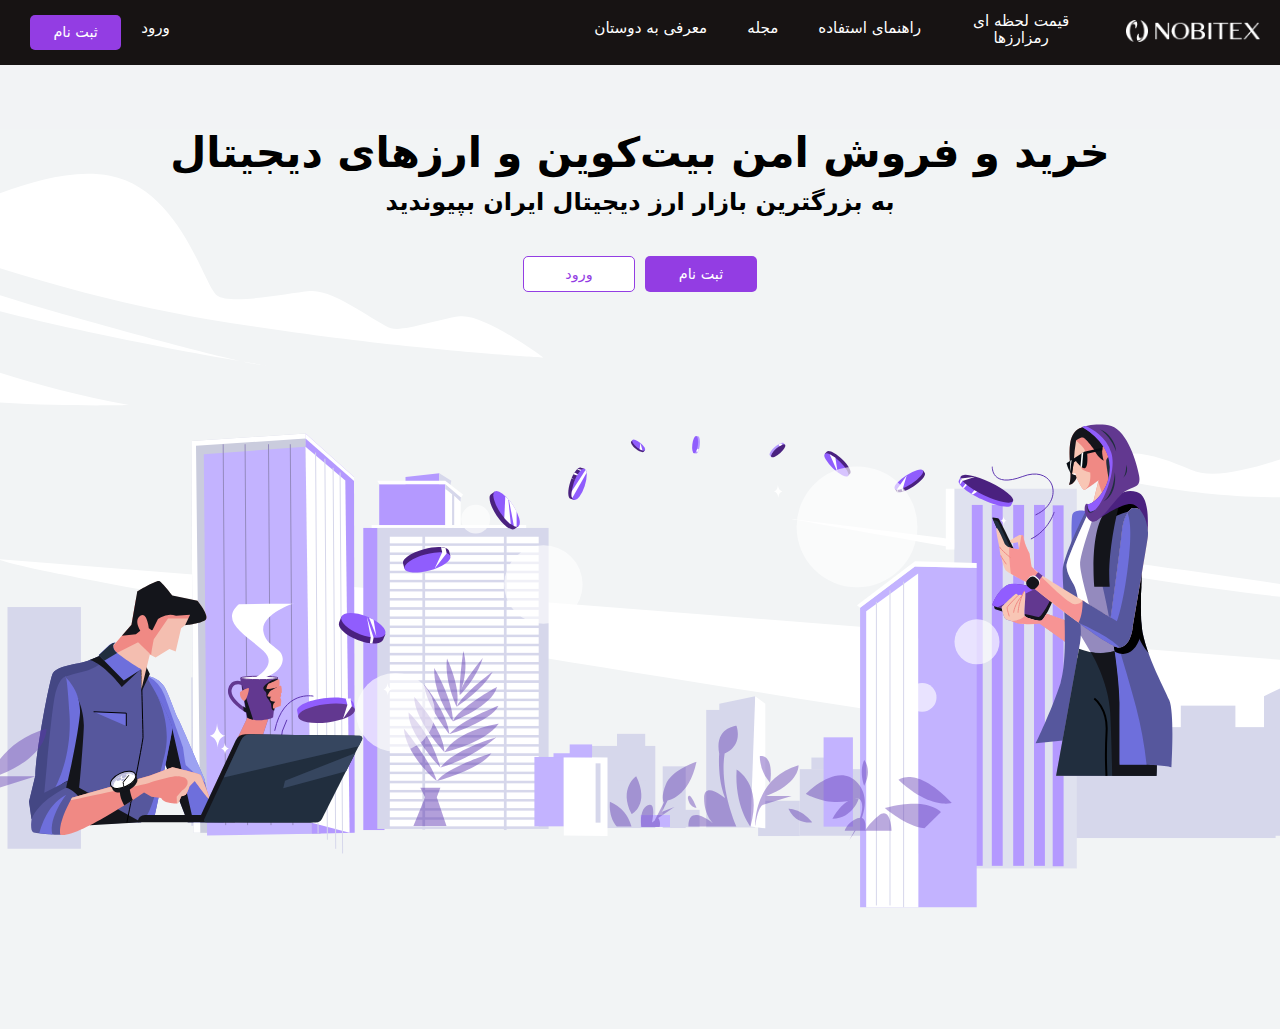
<file: index.html>
<!DOCTYPE html>
<html lang="en">

<head>
    <meta charset="UTF-8">
    <meta http-equiv="X-UA-Compatible" content="IE=edge">
    <meta name="viewport" content="width=device-width, initial-scale=1.0">
    <title>Document</title>
    <link rel="stylesheet" href="css/normalize.css">
    <link rel="stylesheet" href="css/styles.css">
    <link rel="stylesheet" href="css/nav.css">


</head>

<body>
    <div class="navigation-bar">
        <img src="images/logo.png" alt="nobitex logo" class="logo">
        <div class="nav-div">
            <div class="nav-content">

                <div class="dropdown">
                    <button class="dropbtn">قیمت لحظه ای رمزارزها</button>
                    <div class="dropdown-content">
                        <a href="#">بیت کوین</a>
                        <a href="#">اتریوم</a>
                        <a href="#">تتر</a>
                        <a href="#">بیت کوین کش</a>
                        <a href="#">سایر ارزهای دیجیتال</a>
                    </div>
                </div>
                <a href="howToUse.html" class="link">راهنمای استفاده</a>
                <a href="questions.html" class="link">مجله</a>
                <a href="referal.html" class="link">معرفی به دوستان</a>
            </div>

        </div>


        <div class="signlog">
            <button class="link signup ">ثبت نام</button>
            <a href="#" class="link login ">ورود</a>



        </div>
    </div>

    <main>

        <h1 class="heading1">خرید و فروش امن بیت‌کوین و ارزهای دیجیتال</h1>
        <h2 class="heading2">به بزرگترین بازار ارز دیجیتال ایران بپیوندید</h2>



        <div class="siglog0">

            <button class="login0">ورود</button>
            <button class="signup0">ثبت نام</button>

        </div>





    </main>





</body>

</html>
</file>
<file: css/styles.css>
body {
    background-color: #f2f3f5;
}


main {
    background-image: url(../images/background.svg);
    background-position: center;
    background-size: auto;
    background-repeat: no-repeat;
    height: 900px;
    background-color: #f2f3f5;

}



.heading1 {
    margin-top: 4rem;
    margin-bottom: -0.5rem;
    text-align: center;
    font-size: 2.6rem;
    font-family: system-ui, -apple-system, BlinkMacSystemFont, 'Segoe UI', Roboto, Oxygen, Ubuntu, Cantarell, 'Open Sans', 'Helvetica Neue', sans-serif;
}

.heading2 {
    text-align: center;
    font-size: 1.5rem;
    font-family: system-ui, -apple-system, BlinkMacSystemFont, 'Segoe UI', Roboto, Oxygen, Ubuntu, Cantarell, 'Open Sans', 'Helvetica Neue', sans-serif;
}

.siglog0 {
    margin-top: 40px;
    display: flex;
    flex-direction: row;
    justify-content: center;

}


.login0 {
    margin-right: 10px;
    color: rgb(147, 61, 227);
    background-color: white;
    border: 1px solid rgb(147, 61, 227);
    border-radius: 5px;
    width: 7rem;
    height: 2.2rem;
    outline: 0;
    cursor: pointer;
    font-size: 0.9rem;
    font-family: system-ui, -apple-system, BlinkMacSystemFont, 'Segoe UI', Roboto, Oxygen, Ubuntu, Cantarell, 'Open Sans', 'Helvetica Neue', sans-serif;

}

.login0:hover {
    color: white;
    background-color: rgb(147, 61, 227);
}

.signup0 {
    color: white;
    background-color: rgb(147, 61, 227);
    border: 0;
    border-radius: 5px;
    width: 7rem;
    height: 2.2rem;
    outline: 0;
    cursor: pointer;
    font-size: 0.9rem;
    font-family: system-ui, -apple-system, BlinkMacSystemFont, 'Segoe UI', Roboto, Oxygen, Ubuntu, Cantarell, 'Open Sans', 'Helvetica Neue', sans-serif;
}

.signup0:hover {
    color: white;
    background-color: rgb(120, 40, 196);
}

/* tablet view */
@media screen and (max-width: 1200px) {
    main {
        background-image: url(../images/backtablet.webp);
        background-color: #f2f3f5;
        height: 600px;
    }

    .heading1 {
        font-size: 1.8rem;
    }

    .heading2 {
        font-size: 1.2rem;
    }
}
</file>
<file: css/nav.css>
.navigation-bar {
    background-color: rgb(23, 19, 19);
    width: 100vw;
    height: 65px;
    display: flex;
    flex-direction: row-reverse;

}

.nav-div {
    background-color: rgb(23, 19, 19);
    width: 90vw;
    height: 65px;
    display: flex;
    flex-direction: row-reverse;

}

.nav-content {
    background-color: rgb(23, 19, 19);
    width: 50vw;
    height: 65px;
    display: flex;
    flex-direction: row-reverse;
}

.logo {

    margin: 20px;
    height: 22px;
}


.link {
    color: white;
    margin: 20px;
    font-size: 0.95rem;
    font-family: system-ui, -apple-system, BlinkMacSystemFont, 'Segoe UI', Roboto, Oxygen, Ubuntu, Cantarell, 'Open Sans', 'Helvetica Neue', sans-serif;
    text-decoration: none;
    text-align: center;
    cursor: pointer;
}

.link:hover {
    color: rgb(147, 61, 227);
}


.signlog {
    display: flex;
    flex-direction: row;
    width: 20vw;
    height: 65px;
    margin-left: 15px;

}


.login {
    margin-left: 5px;

    color: white;
}

.login:hover {
    color: white;
}

.signup {
    margin: 15px;
    color: white;
    background-color: rgb(147, 61, 227);
    border: 0;
    border-radius: 5px;
    width: 5.7rem;
    height: 2.2rem;
    outline: 0;
    cursor: pointer;
    font-size: 0.9rem;

}

.signup:hover {
    color: white;
    background-color: rgb(120, 40, 196);
}


/* tablet view */
@media screen and (max-width: 1200px) {
    .nav-content {
        display: none;
    }

    .login {
        margin: 25px;
        font-size: 0.7rem;
        margin-left: 5px;

    }

    .signup {
        margin: 20px;
        font-size: 0.7rem;
        width: 4.3rem;
        height: 1.6rem;
        margin-right: 10px;

    }
}

/* dropdown */
.dropbtn {
    background-color: rgb(23, 19, 19);
    color: white;
    margin-right: 5px;
    width: 160px;
    height: 60px;
    font-size: 0.95rem;
    font-family: system-ui, -apple-system, BlinkMacSystemFont, 'Segoe UI', Roboto, Oxygen, Ubuntu, Cantarell, 'Open Sans', 'Helvetica Neue', sans-serif;
    border: none;
    cursor: pointer;
}

.dropdown {
    position: relative;
    display: inline-block;

}


.dropdown-content {
    display: none;
    position: relative;
    bottom: 10px;
    background-color: #f9f9f9;
    width: fit-content;
    border: 1px solid rgba(0, 0, 0, 0.345);
    border-radius: 5px;
    box-shadow: 0px 8px 16x 0px rgba(0, 0, 0, 0.521);
    direction: rtl;
}


.dropdown-content a {
    color: black;
    padding: 12px 16px;
    text-decoration: none;
    display: block;
    font-size: 0.9rem;
    font-family: system-ui, -apple-system, BlinkMacSystemFont, 'Segoe UI', Roboto, Oxygen, Ubuntu, Cantarell, 'Open Sans', 'Helvetica Neue', sans-serif;
}

.dropdown-content a:hover {
    color: rgb(147, 61, 227);
}

/* Show the dropdown menu on hover */
.dropdown:hover .dropdown-content {
    display: block;
}


.dropdown:hover .dropbtn {
    color: rgb(147, 61, 227);

}
</file>
